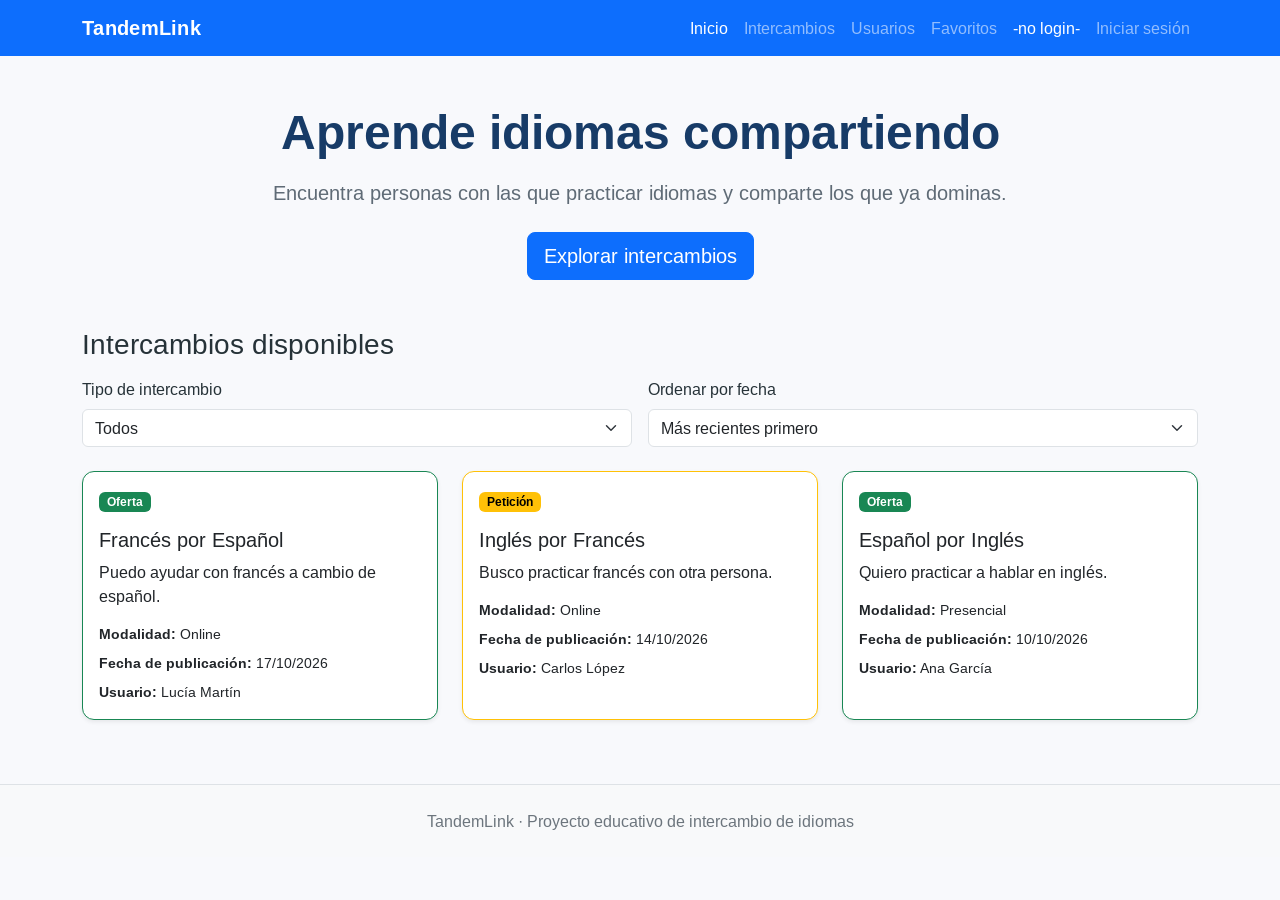
<file: index.html>
<!-- ==========================================================================
   DOCUMENTACIÓN IA GENERATIVA
   - IA utilizada: Gemini
   - Prompt 1: "Crea la estructura HTML principal utilizando Bootstrap 5 con una barra de navegación superior y enlaces responsive."
   - Prompt 2: "Diseña la sección de cabecera (header) con títulos llamativos y un botón centrado para explorar los intercambios."
   - Prompt 3: "Añade un contenedor con selectores desplegables (filtros por tipo y orden cronológico por fechas) para el dashboard."
   - Prompt 4: "Configura la inserción de los scripts de JavaScript en formato de módulo para el dashboard y la navegación."
   ========================================================================== -->

<!doctype html>
<html lang="es">
  <head>
    <meta charset="UTF-8" />
    <meta name="viewport" content="width=device-width, initial-scale=1.0" />

    <title>TandemLink | Intercambio de idiomas</title>

    <!-- Bootstrap 5 -->
    <link
      href="https://cdn.jsdelivr.net/npm/bootstrap@5.3.3/dist/css/bootstrap.min.css"
      rel="stylesheet"
    />

    <!-- Nuestros estilos -->
    <link rel="stylesheet" href="css/estilos.css" />
  </head>

  <body>
    <!-- Navegación principal -->
    <nav class="navbar navbar-expand-lg navbar-dark bg-primary">
      <div class="container">
        <a class="navbar-brand fw-bold" href="index.html"> TandemLink </a>

        <button
          class="navbar-toggler"
          type="button"
          data-bs-toggle="collapse"
          data-bs-target="#menuPrincipal"
          aria-controls="menuPrincipal"
          aria-expanded="false"
          aria-label="Mostrar navegación"
        >
          <span class="navbar-toggler-icon"></span>
        </button>

        <div class="collapse navbar-collapse" id="menuPrincipal">
          <ul class="navbar-nav ms-auto">
            <li class="nav-item">
              <a class="nav-link active" href="index.html">Inicio</a>
            </li>
            <li class="nav-item">
              <a class="nav-link" href="login.html">Iniciar sesión</a>
            </li>
            <li class="nav-item">
              <a class="nav-link" href="intercambios.html">Intercambios</a>
            </li>
            <li class="nav-item">
              <a class="nav-link" href="usuarios.html">Usuarios</a>
            </li>
            <!-- Enlaces añadidos para los nuevos módulos del Producto 2 -->
            <li class="nav-item">
              <a class="nav-link" href="dragdrop.html">Favoritos</a>
            </li>

          </ul>
        </div>
      </div>
    </nav>

    <!-- Presentación -->
    <header class="container py-5 text-center">
      <h1 class="display-5 fw-bold">Aprende idiomas compartiendo</h1>

      <p class="lead mt-3">
        Encuentra personas con las que practicar idiomas y comparte los que ya
        dominas.
      </p>

      <a href="intercambios.html" class="btn btn-primary btn-lg mt-2">
        Explorar intercambios
      </a>
    </header>

    <!-- Dashboard -->
    <main class="container pb-5">
      <div class="mb-4">
        <h2 class="h3 mb-3">Intercambios disponibles</h2>

        <!-- Filtros del dashboard -->
        <div class="row g-3">
          <div class="col-12 col-md-6">
            <label for="filtroTipo" class="form-label">
              Tipo de intercambio
            </label>

            <select id="filtroTipo" class="form-select">
              <option value="todos">Todos</option>
              <option value="oferta">Ofertas</option>
              <option value="petición">Peticiones</option>
            </select>
          </div>

          <div class="col-12 col-md-6">
            <label for="ordenFecha" class="form-label">
              Ordenar por fecha
            </label>

            <select id="ordenFecha" class="form-select">
              <option value="recientes" selected>Más recientes primero</option>
              <option value="antiguos">Más antiguos primero</option>
            </select>
          </div>
        </div>
      </div>

      <div class="row g-4" id="contenedorIntercambios">
        <!-- JavaScript insertará aquí las tarjetas -->
      </div>
    </main>

    <!-- Pie de página -->
    <footer class="bg-light border-top py-4">
      <div class="container text-center">
        <p class="mb-0 text-secondary">
          TandemLink · Proyecto educativo de intercambio de idiomas
        </p>
      </div>
    </footer>

    <!-- Bootstrap JavaScript: menú móvil -->
    <script src="https://cdn.jsdelivr.net/npm/bootstrap@5.3.3/dist/js/bootstrap.bundle.min.js"></script>

    <!-- JavaScript del dashboard -->
    <script type="module" src="js/int_1_dashboard.js"></script>
    <script type="module" src="js/navegacion.js"></script>
  </body>
</html>
</file>
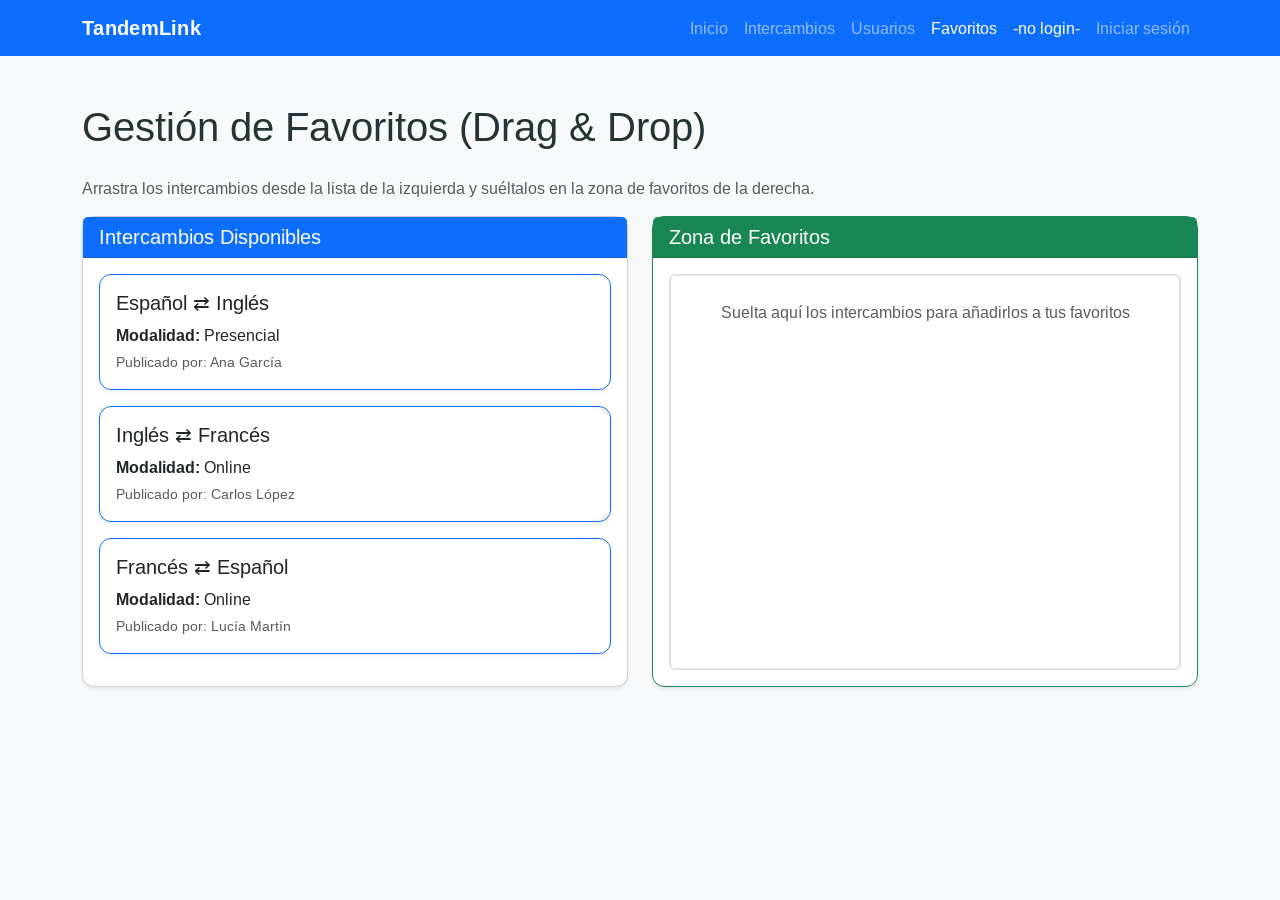
<file: dragdrop.html>
<!doctype html>
<html lang="es">
  <head>
    <meta charset="UTF-8" />
    <meta name="viewport" content="width=device-width, initial-scale=1.0" />
    <title>Favoritos - Tándem Lingüístico</title>
    <!-- CSS de Bootstrap 5.3 -->
    <link
      href="https://cdn.jsdelivr.net/npm/bootstrap@5.3.3/dist/css/bootstrap.min.css"
      rel="stylesheet"
    />
    <!-- Nuestros estilos personalizados -->
    <link rel="stylesheet" href="css/estilos.css" />
  </head>
  <body class="bg-light">
    <!-- Navegación principal de ancho completo idéntica a las demás vistas -->
    <nav class="navbar navbar-expand-lg navbar-dark bg-primary mb-4">
      <div class="container">
        <a class="navbar-brand fw-bold" href="index.html"> TandemLink </a>

        <button
          class="navbar-toggler"
          type="button"
          data-bs-toggle="collapse"
          data-bs-target="#menuPrincipal"
          aria-controls="menuPrincipal"
          aria-expanded="false"
          aria-label="Mostrar navegación"
        >
          <span class="navbar-toggler-icon"></span>
        </button>

        <div class="collapse navbar-collapse" id="menuPrincipal">
          <ul class="navbar-nav ms-auto">
            <li class="nav-item">
              <a class="nav-link" href="index.html">Inicio</a>
            </li>
            <li class="nav-item">
              <a class="nav-link" href="intercambios.html">Intercambios</a>
            </li>
            <li class="nav-item">
              <a class="nav-link" href="usuarios.html">Usuarios</a>
            </li>
            <li class="nav-item">
              <a class="nav-link active" href="dragdrop.html">Favoritos</a>
            </li>
          </ul>
        </div>
      </div>
    </nav>

    <div class="container my-5">
      <h1 class="mb-4">Gestión de Favoritos (Drag & Drop)</h1>
      <p class="text-muted">
        Arrastra los intercambios desde la lista de la izquierda y suéltalos en
        la zona de favoritos de la derecha.
      </p>

      <div class="row g-4">
        <!-- Columna de Origen -->
        <div class="col-md-6">
          <div class="card shadow-sm h-100">
            <div class="card-header bg-primary text-white">
              <h2 class="h5 mb-0">Intercambios Disponibles</h2>
            </div>
            <div class="card-body" id="listaIntercambiosDrag">
              <!-- Las tarjetas arrastrables se cargarán aquí dinámicamente -->
            </div>
          </div>
        </div>

        <!-- Columna de Destino (Dropzone) -->
        <div class="col-md-6">
          <div class="card shadow-sm h-100 border-success">
            <div class="card-header bg-success text-white">
              <h2 class="h5 mb-0">Zona de Favoritos</h2>
            </div>
            <div
              class="card-body border border-2 border-dashed rounded m-3 p-4 text-center text-muted"
              id="zonaFavoritos"
              style="min-height: 250px"
            >
              Suelta aquí los intercambios para añadirlos a tus favoritos
            </div>
          </div>
        </div>
      </div>

      <!-- Contenedor para mensajes de alerta -->
      <div id="mensajeDragDrop" class="mt-3"></div>
    </div>

    <!-- Bootstrap JS Bundle -->
    <script src="https://cdn.jsdelivr.net/npm/bootstrap@5.3.3/dist/js/bootstrap.bundle.min.js"></script>

    <!-- Script principal como módulo -->
    <script type="module" src="./js/dragdrop.js"></script>
    <script type="module" src="js/navegacion.js"></script>
  </body>
</html>
</file>
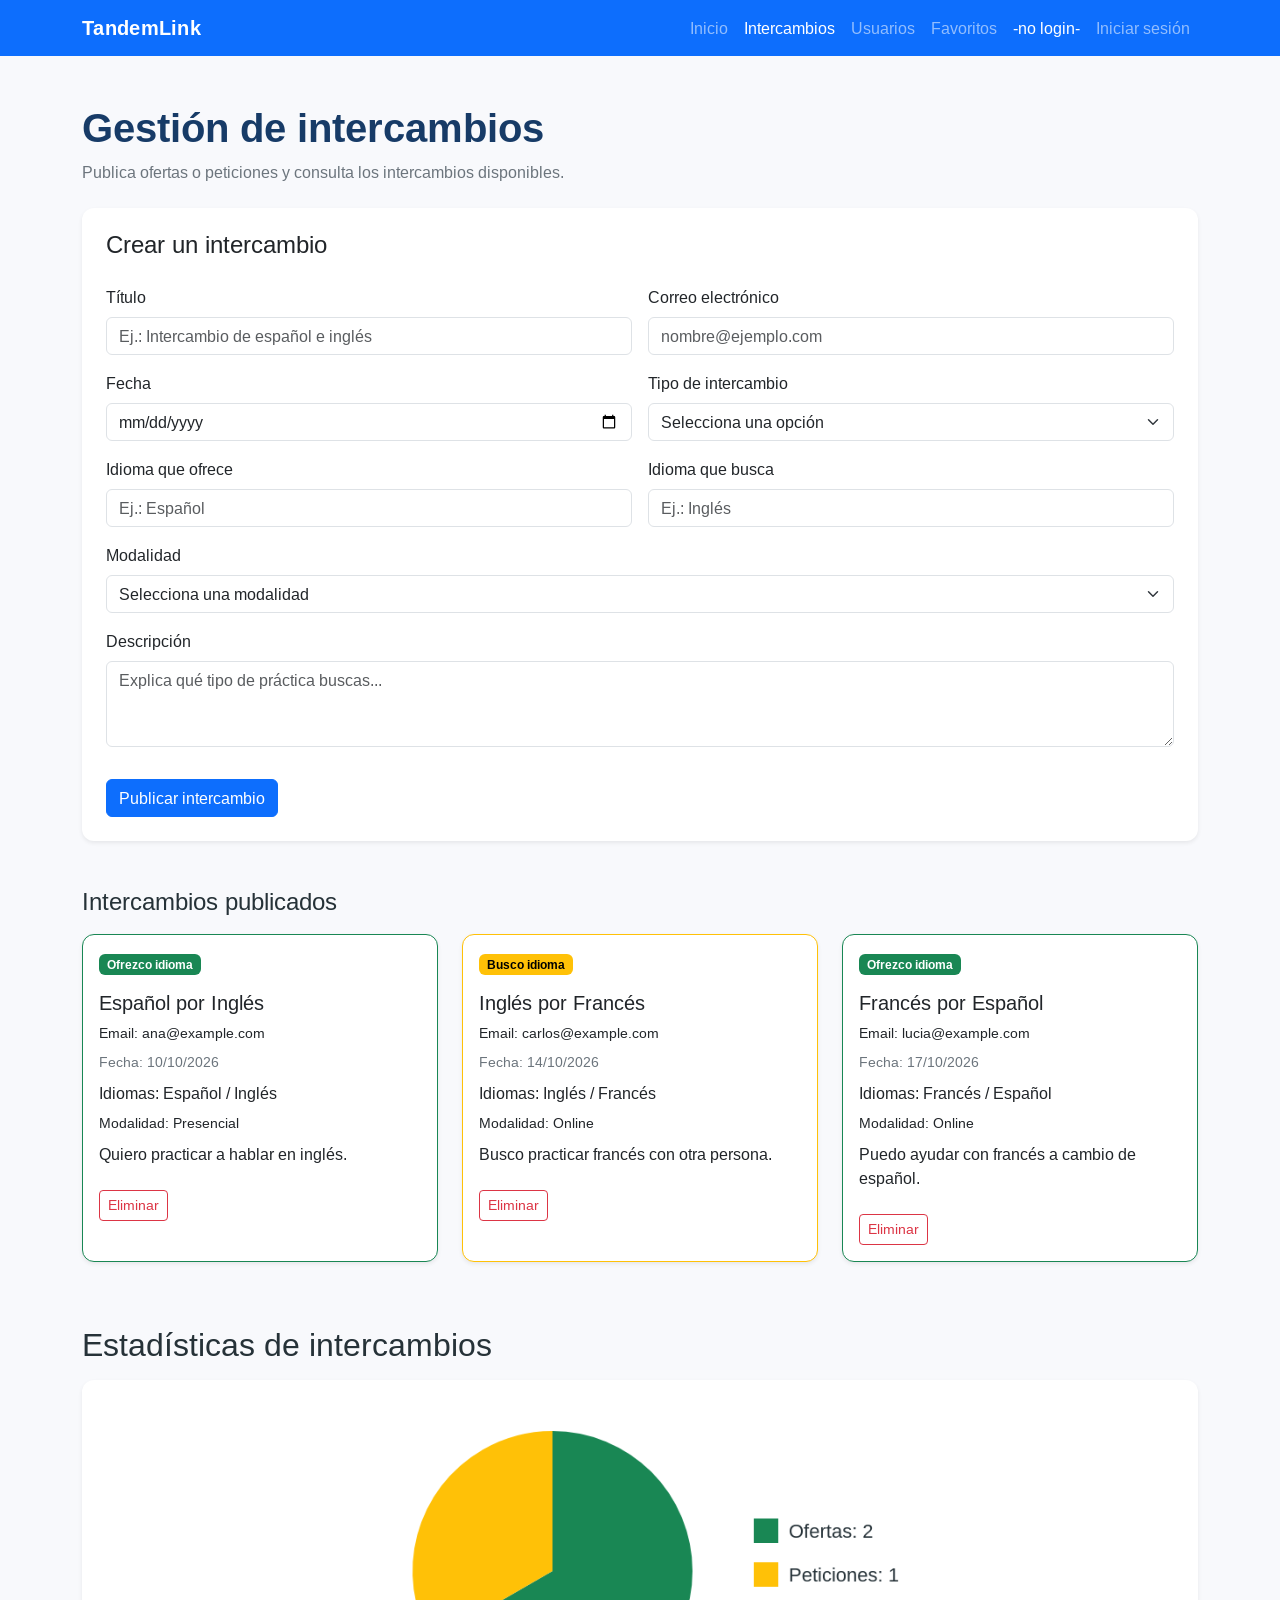
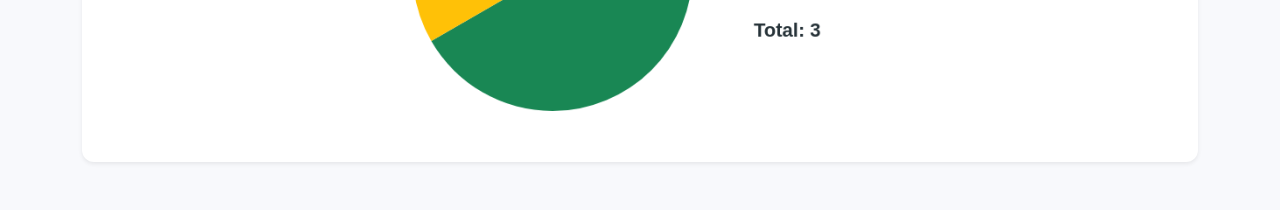
<file: intercambios.html>
<!-- ==========================================================================
   DOCUMENTACIÓN IA GENERATIVA
   - IA utilizada: Gemini
   - Prompt 1: "Crea la estructura HTML5 con Bootstrap 5 y la barra de navegación para la vista de intercambios."
   - Prompt 2: "Diseña un formulario de alta con campos selectores para tipo, usuario, modalidad e inputs de idiomas."
   - Prompt 3: "Añade una sección contenedora de tarjetas con un párrafo dinámico para cuando el listado esté vacío."
   - Prompt 4: "Configura la importación de los scripts modulares de JavaScript para intercambios y navegación."
   ========================================================================== -->
<!doctype html>
<html lang="es">
  <head>
    <meta charset="UTF-8" />
    <meta name="viewport" content="width=device-width, initial-scale=1.0" />

    <title>Gestión de intercambios | TandemLink</title>

    <!-- Bootstrap 5 -->
    <link
      href="https://cdn.jsdelivr.net/npm/bootstrap@5.3.3/dist/css/bootstrap.min.css"
      rel="stylesheet"
    />

    <!-- Estilos propios -->
    <link rel="stylesheet" href="css/estilos.css" />
  </head>

  <body>
    <!-- Navegación principal -->
    <nav class="navbar navbar-expand-lg navbar-dark bg-primary">
      <div class="container">
        <a class="navbar-brand fw-bold" href="index.html"> TandemLink </a>

        <button
          class="navbar-toggler"
          type="button"
          data-bs-toggle="collapse"
          data-bs-target="#menuPrincipal"
          aria-controls="menuPrincipal"
          aria-expanded="false"
          aria-label="Mostrar navegación"
        >
          <span class="navbar-toggler-icon"></span>
        </button>

        <div class="collapse navbar-collapse" id="menuPrincipal">
          <ul class="navbar-nav ms-auto">
            <li class="nav-item">
              <a class="nav-link" href="index.html">Inicio</a>
            </li>
            <li class="nav-item">
              <a class="nav-link" href="login.html">Iniciar sesión</a>
            </li>
            <li class="nav-item">
              <a class="nav-link active" href="intercambios.html"
                >Intercambios</a
              >
            </li>
            <li class="nav-item">
              <a class="nav-link" href="usuarios.html">Usuarios</a>
            </li>
            <!-- Enlaces añadidos para los nuevos módulos del Producto 2 -->
            <li class="nav-item">
              <a class="nav-link" href="dragdrop.html">Favoritos</a>
            </li>
          </ul>
        </div>
      </div>
    </nav>

    <main class="container py-5">
      <!-- Encabezado -->
      <header class="mb-4">
        <h1 class="fw-bold">Gestión de intercambios</h1>
        <p class="text-secondary">
          Publica ofertas o peticiones y consulta los intercambios disponibles.
        </p>
      </header>

      <!-- Formulario de alta -->
      <section class="card shadow-sm border-0 mb-5">
        <div class="card-body p-4">
          <h2 class="h4 mb-4">Crear un intercambio</h2>

          <form id="formularioIntercambio">
            <div class="row g-3">
              <div class="col-12 col-md-6">
                <label for="tituloIntercambio" class="form-label">
                  Título
                </label>
                <input
                  type="text"
                  id="tituloIntercambio"
                  class="form-control"
                  placeholder="Ej.: Intercambio de español e inglés"
                  required
                />
              </div>

              <div class="col-12 col-md-6">
                <label for="emailIntercambio" class="form-label">
                  Correo electrónico
                </label>
                <input
                  type="email"
                  id="emailIntercambio"
                  class="form-control"
                  placeholder="nombre@ejemplo.com"
                  required
                />
              </div>

              <div class="col-12 col-md-6">
                <label for="fechaIntercambio" class="form-label"> Fecha </label>
                <input
                  type="date"
                  id="fechaIntercambio"
                  class="form-control"
                  required
                />
              </div>

              <div class="col-12 col-md-6">
                <label for="tipoIntercambio" class="form-label">
                  Tipo de intercambio
                </label>
                <select id="tipoIntercambio" class="form-select" required>
                  <option value="">Selecciona una opción</option>
                  <option value="oferta">Ofrezco idioma</option>
                  <option value="petición">Busco idioma</option>
                </select>
              </div>

              <div class="col-12 col-md-6">
                <label for="idiomaOfrecido" class="form-label">
                  Idioma que ofrece
                </label>
                <input
                  type="text"
                  id="idiomaOfrecido"
                  class="form-control"
                  placeholder="Ej.: Español"
                  required
                />
              </div>

              <div class="col-12 col-md-6">
                <label for="idiomaBuscado" class="form-label">
                  Idioma que busca
                </label>
                <input
                  type="text"
                  id="idiomaBuscado"
                  class="form-control"
                  placeholder="Ej.: Inglés"
                  required
                />
              </div>

              <div class="col-12">
                <label for="modalidadIntercambio" class="form-label">
                  Modalidad
                </label>
                <select id="modalidadIntercambio" class="form-select" required>
                  <option value="">Selecciona una modalidad</option>
                  <option value="Online">Online</option>
                  <option value="Presencial">Presencial</option>
                </select>
              </div>

              <div class="col-12">
                <label for="descripcionIntercambio" class="form-label">
                  Descripción
                </label>
                <textarea
                  id="descripcionIntercambio"
                  class="form-control"
                  rows="3"
                  placeholder="Explica qué tipo de práctica buscas..."
                  required
                ></textarea>
              </div>
            </div>

            <div
              id="mensajeIntercambio"
              class="mt-3"
              role="alert"
              aria-live="polite"
            ></div>

            <button type="submit" class="btn btn-primary mt-3">
              Publicar intercambio
            </button>
          </form>
        </div>
      </section>

      <!-- Listado de intercambios -->
      <section>
        <h2 class="h4 mb-3">Intercambios publicados</h2>

        <div id="listaIntercambios" class="row g-4">
          <!-- JavaScript insertará aquí las tarjetas -->
        </div>

        <p id="mensajeListaVacia" class="text-secondary"></p>
      </section>

      <!-- GRÁFICO NATIVO HTML5 -->
        <section class="mt-5">

            <h2 class="section-title mb-3">Estadísticas de intercambios</h2>

            <div class="card shadow-sm border-0 p-3 grafico-card">
                <canvas id="graficoIntercambios" width="800" height="400" style="width: 100%; max-width: 700px; height: auto; display: block; margin: 0 auto;">
                    Tu navegador no permite mostrar gráficos Canvas.
                </canvas>
                  
                
            </div>

        </section>
    </main>

    <!-- Bootstrap JavaScript -->
    <script src="https://cdn.jsdelivr.net/npm/bootstrap@5.3.3/dist/js/bootstrap.bundle.min.js"></script>

    <!-- JavaScript de gestión de intercambios -->
    <script type="module" src="js/int_3_intercambios.js"></script>
    <script type="module" src="js/navegacion.js"></script>
  </body>
</html>
</file>
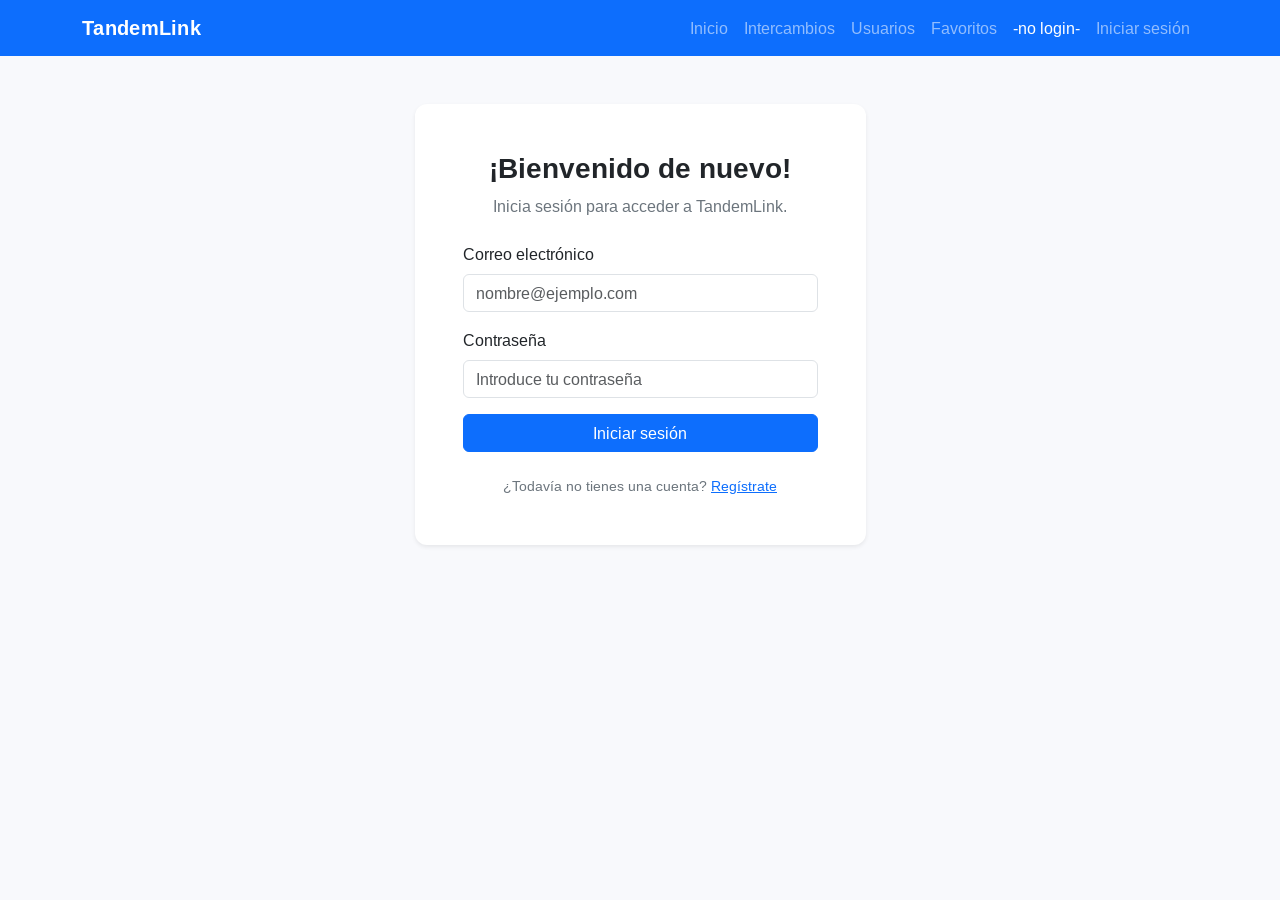
<file: login.html>
<!-- ==========================================================================
   DOCUMENTACIÓN IA GENERATIVA
   - IA utilizada: Gemini
   - Prompt 1: "Crea la estructura base HTML5 con Bootstrap 5 y la barra de navegación responsive para la página de login."
   - Prompt 2: "Diseña un contenedor centrado con una tarjeta (card) que incluya un título y un subtítulo de bienvenida."
   - Prompt 3: "Construye el formulario de acceso con campos de correo y contraseña que incluyan atributos de accesibilidad y validación."
   - Prompt 4: "Añade un contenedor de alertas y los scripts modulares de JavaScript para gestionar la autenticación y la navegación."
   ========================================================================== -->
<!doctype html>
<html lang="es">
  <head>
    <meta charset="UTF-8" />
    <meta name="viewport" content="width=device-width, initial-scale=1.0" />

    <title>Iniciar sesión | TandemLink</title>

    <!-- Bootstrap 5 -->
    <link
      href="https://cdn.jsdelivr.net/npm/bootstrap@5.3.3/dist/css/bootstrap.min.css"
      rel="stylesheet"
    />

    <!-- Estilos propios -->
    <link rel="stylesheet" href="css/estilos.css" />
  </head>

  <body>
    <!-- Navegación principal -->
    <nav class="navbar navbar-expand-lg navbar-dark bg-primary">
      <div class="container">
        <a class="navbar-brand fw-bold" href="index.html"> TandemLink </a>

        <button
          class="navbar-toggler"
          type="button"
          data-bs-toggle="collapse"
          data-bs-target="#menuPrincipal"
          aria-controls="menuPrincipal"
          aria-expanded="false"
          aria-label="Mostrar navegación"
        >
          <span class="navbar-toggler-icon"></span>
        </button>

        <div class="collapse navbar-collapse" id="menuPrincipal">
          <ul class="navbar-nav ms-auto">
            <li class="nav-item">
              <a class="nav-link" href="index.html">Inicio</a>
            </li>
            <li class="nav-item">
              <a class="nav-link active" href="login.html">Iniciar sesión</a>
            </li>
            <li class="nav-item">
              <a class="nav-link" href="intercambios.html">Intercambios</a>
            </li>
            <li class="nav-item">
              <a class="nav-link" href="usuarios.html">Usuarios</a>
            </li>
            <!-- Enlaces añadidos para los nuevos módulos del Producto 2 -->
            <li class="nav-item">
              <a class="nav-link" href="dragdrop.html">Favoritos</a>
            </li>
            
          </ul>
        </div>
      </div>
    </nav>

    <!-- Formulario de inicio de sesión -->
    <main class="container py-5">
      <div class="row justify-content-center">
        <div class="col-12 col-md-8 col-lg-5">
          <div class="card shadow-sm border-0">
            <div class="card-body p-4 p-md-5">
              <div class="text-center mb-4">
                <h1 class="h3 fw-bold">¡Bienvenido de nuevo!</h1>

                <p class="text-secondary">
                  Inicia sesión para acceder a TandemLink.
                </p>
              </div>

              <form id="formularioLogin">
                <div class="mb-3">
                  <label for="email" class="form-label">
                    Correo electrónico
                  </label>

                  <input
                    type="email"
                    class="form-control"
                    id="email"
                    name="email"
                    placeholder="nombre@ejemplo.com"
                    autocomplete="username"
                    required
                  />
                </div>

                <div class="mb-3">
                  <label for="password" class="form-label"> Contraseña </label>

                  <input
                    type="password"
                    class="form-control"
                    id="password"
                    name="password"
                    placeholder="Introduce tu contraseña"
                    autocomplete="current-password"
                    required
                  />
                </div>

                <div
                  id="mensajeLogin"
                  class="mb-3"
                  role="alert"
                  aria-live="polite"
                ></div>

                <button
                  type="submit"
                  id="loginButton"
                  class="btn btn-primary w-100"
                >
                  Iniciar sesión
                </button>
              </form>

              <div class="text-center mt-4">
                <p class="small text-secondary mb-0">
                  ¿Todavía no tienes una cuenta?
                  <a href="usuarios.html">Regístrate</a>
                </p>
              </div>
            </div>
          </div>
        </div>
      </div>
    </main>

    <!-- Bootstrap JavaScript -->
    <script src="https://cdn.jsdelivr.net/npm/bootstrap@5.3.3/dist/js/bootstrap.bundle.min.js"></script>

    <!-- JavaScript del login -->
    <script type="module" src="js/login.js"></script>
    <script type="module" src="js/navegacion.js"></script>
  </body>
</html>
</file>
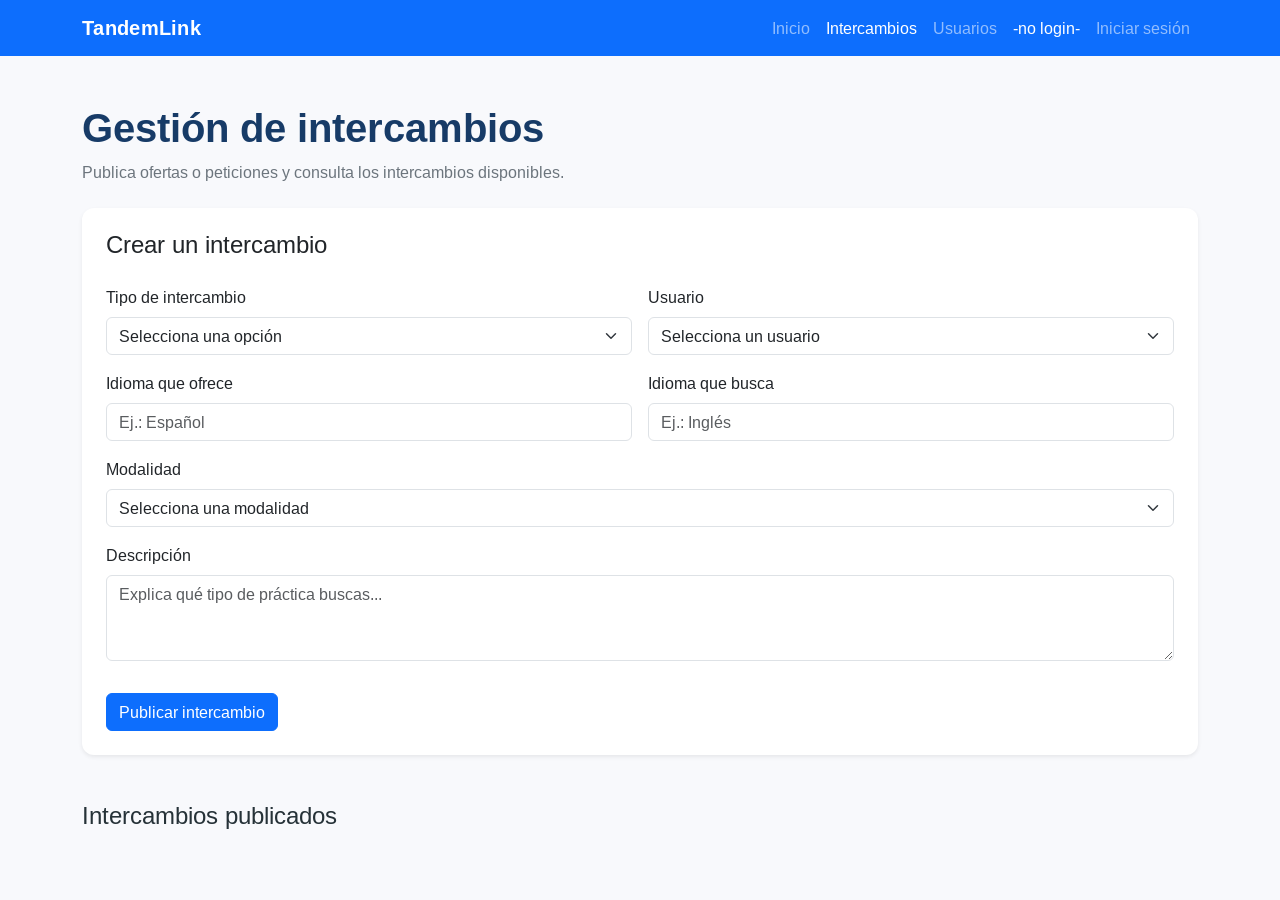
<file: nueva-oferta.html>
<!-- ==========================================================================
   DOCUMENTACIÓN IA GENERATIVA
   - IA utilizada: Gemini
   - Prompt 1: "Crea la estructura HTML5 con Bootstrap 5 y la barra de navegación para la vista de intercambios."
   - Prompt 2: "Diseña un formulario de alta con campos selectores para tipo, usuario, modalidad e inputs de idiomas."
   - Prompt 3: "Añade una sección contenedora de tarjetas con un párrafo dinámico para cuando el listado esté vacío."
   - Prompt 4: "Configura la importación de los scripts modulares de JavaScript para intercambios y navegación."
   ========================================================================== -->
<!doctype html>
<html lang="es">
<head>
    <meta charset="UTF-8">
    <meta name="viewport" content="width=device-width, initial-scale=1.0">

    <title>Gestión de intercambios | TandemLink</title>

    <!-- Bootstrap 5 -->
    <link
        href="https://cdn.jsdelivr.net/npm/bootstrap@5.3.3/dist/css/bootstrap.min.css"
        rel="stylesheet"
    >

    <!-- Estilos propios -->
    <link rel="stylesheet" href="css/estilos.css">
</head>

<body>

    <!-- Navegación principal -->
    <nav class="navbar navbar-expand-lg navbar-dark bg-primary">
        <div class="container">
            <a class="navbar-brand fw-bold" href="index.html">
                TandemLink
            </a>

            <button
                class="navbar-toggler"
                type="button"
                data-bs-toggle="collapse"
                data-bs-target="#menuPrincipal"
                aria-controls="menuPrincipal"
                aria-expanded="false"
                aria-label="Mostrar navegación"
            >
                <span class="navbar-toggler-icon"></span>
            </button>

            <div class="collapse navbar-collapse" id="menuPrincipal">
                <ul class="navbar-nav ms-auto">
                    <li class="nav-item">
                        <a class="nav-link" href="index.html">Inicio</a>
                    </li>
                    <li class="nav-item">
                        <a class="nav-link" href="login.html">Iniciar sesión</a>
                    </li>
                    <li class="nav-item">
                        <a class="nav-link active" href="nueva-oferta.html">
                            Intercambios
                        </a>
                    </li>
                    <li class="nav-item">
                        <a class="nav-link" href="usuarios.html">Usuarios</a>
                    </li>
                </ul>
            </div>
        </div>
    </nav>

    <main class="container py-5">

        <!-- Encabezado -->
        <header class="mb-4">
            <h1 class="fw-bold">Gestión de intercambios</h1>
            <p class="text-secondary">
                Publica ofertas o peticiones y consulta los intercambios disponibles.
            </p>
        </header>

        <!-- Formulario de alta -->
        <section class="card shadow-sm border-0 mb-5">
            <div class="card-body p-4">
                <h2 class="h4 mb-4">Crear un intercambio</h2>

                <form id="formularioIntercambio">

                    <div class="row g-3">

                        <div class="col-12 col-md-6">
                            <label for="tipoIntercambio" class="form-label">
                                Tipo de intercambio
                            </label>

                            <select
                                id="tipoIntercambio"
                                class="form-select"
                                required
                            >
                                <option value="">Selecciona una opción</option>
                                <option value="oferta">Oferta</option>
                                <option value="petición">Petición</option>
                            </select>
                        </div>

                        <div class="col-12 col-md-6">
                            <label for="usuarioIntercambio" class="form-label">
                                Usuario
                            </label>

                            <select
                                id="usuarioIntercambio"
                                class="form-select"
                                required
                            >
                                <option value="">Selecciona un usuario</option>
                            </select>
                        </div>

                        <div class="col-12 col-md-6">
                            <label for="idiomaOfrecido" class="form-label">
                                Idioma que ofrece
                            </label>

                            <input
                                type="text"
                                id="idiomaOfrecido"
                                class="form-control"
                                placeholder="Ej.: Español"
                                required
                            >
                        </div>

                        <div class="col-12 col-md-6">
                            <label for="idiomaBuscado" class="form-label">
                                Idioma que busca
                            </label>

                            <input
                                type="text"
                                id="idiomaBuscado"
                                class="form-control"
                                placeholder="Ej.: Inglés"
                                required
                            >
                        </div>

                        <div class="col-12">
                            <label for="modalidadIntercambio" class="form-label">
                                Modalidad
                            </label>

                            <select
                                id="modalidadIntercambio"
                                class="form-select"
                                required
                            >
                                <option value="">Selecciona una modalidad</option>
                                <option value="Online">Online</option>
                                <option value="Presencial">Presencial</option>
                            </select>
                        </div>

                        <div class="col-12">
                            <label for="descripcionIntercambio" class="form-label">
                                Descripción
                            </label>

                            <textarea
                                id="descripcionIntercambio"
                                class="form-control"
                                rows="3"
                                placeholder="Explica qué tipo de práctica buscas..."
                                required
                            ></textarea>
                        </div>

                    </div>

                    <div
                        id="mensajeIntercambio"
                        class="mt-3"
                        role="alert"
                        aria-live="polite"
                    ></div>

                    <button type="submit" class="btn btn-primary mt-3">
                        Publicar intercambio
                    </button>

                </form>
            </div>
        </section>

        <!-- Listado de intercambios -->
        <section>
            <h2 class="h4 mb-3">Intercambios publicados</h2>

            <div id="listaIntercambios" class="row g-4">
                <!-- JavaScript insertará aquí las tarjetas -->
            </div>

            <p id="mensajeListaVacia" class="text-secondary"></p>
        </section>

    </main>

    <!-- Bootstrap JavaScript -->
    <script
        src="https://cdn.jsdelivr.net/npm/bootstrap@5.3.3/dist/js/bootstrap.bundle.min.js"
    ></script>

    <!-- JavaScript de gestión de intercambios -->
    <script type="module" src="js/intercambios.js"></script>
    <script type="module" src="js/navegacion.js"></script>

</body>
</html>
</file>
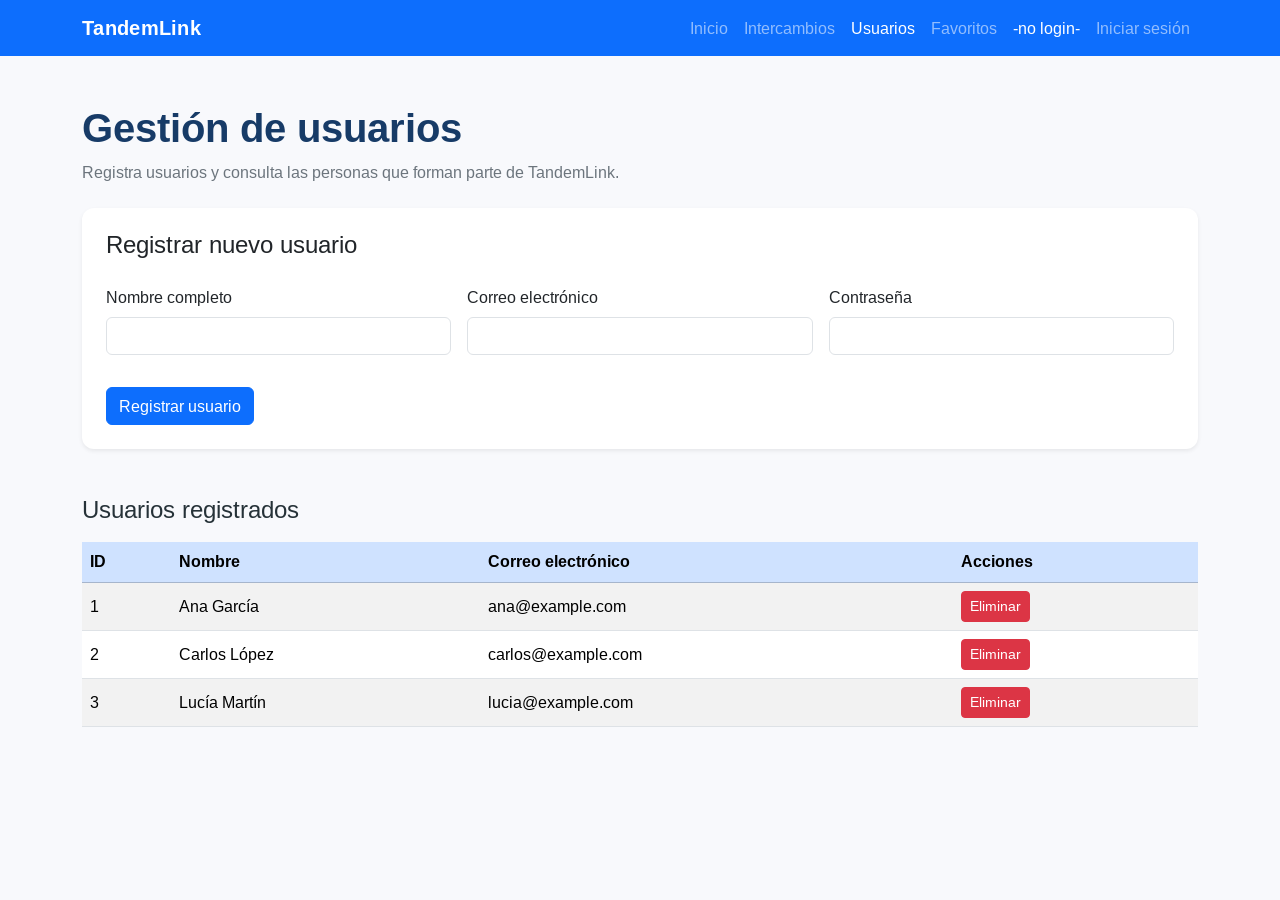
<file: usuarios.html>
<!-- ==========================================================================
   DOCUMENTACIÓN IA GENERATIVA
   - IA utilizada: Gemini
   - Prompt 1: "Crea la estructura HTML5 con Bootstrap 5 y la barra de navegación para la página de usuarios."
   - Prompt 2: "Diseña un formulario de registro con inputs de nombre, correo y contraseña con restricciones mínimas."
   - Prompt 3: "Añade una tabla estructurada para listar los usuarios y un párrafo dinámico para cuando esté vacía."
   - Prompt 4: "Configura la importación de los scripts modulares de JavaScript para usuarios y navegación."
   ========================================================================== -->

<!doctype html>
<html lang="es">
  <head>
    <meta charset="UTF-8" />
    <meta name="viewport" content="width=device-width, initial-scale=1.0" />

    <title>Gestión de usuarios | TandemLink</title>

    <!-- Bootstrap 5 -->
    <link
      href="https://cdn.jsdelivr.net/npm/bootstrap@5.3.3/dist/css/bootstrap.min.css"
      rel="stylesheet"
    />

    <!-- Estilos propios -->
    <link rel="stylesheet" href="css/estilos.css" />
  </head>

  <body>
    <!-- Navegación principal -->
    <nav class="navbar navbar-expand-lg navbar-dark bg-primary">
      <div class="container">
        <a class="navbar-brand fw-bold" href="index.html"> TandemLink </a>

        <button
          class="navbar-toggler"
          type="button"
          data-bs-toggle="collapse"
          data-bs-target="#menuPrincipal"
          aria-controls="menuPrincipal"
          aria-expanded="false"
          aria-label="Mostrar navegación"
        >
          <span class="navbar-toggler-icon"></span>
        </button>

        <div class="collapse navbar-collapse" id="menuPrincipal">
          <ul class="navbar-nav ms-auto">
            <li class="nav-item">
              <a class="nav-link" href="index.html">Inicio</a>
            </li>
            <li class="nav-item">
              <a class="nav-link" href="login.html">Iniciar sesión</a>
            </li>
            <li class="nav-item">
              <a class="nav-link" href="intercambios.html">Intercambios</a>
            </li>
            <li class="nav-item">
              <a class="nav-link active" href="usuarios.html">Usuarios</a>
            </li>
            <!-- Enlaces añadidos para los nuevos módulos del Producto 2 -->
            <li class="nav-item">
              <a class="nav-link" href="dragdrop.html">Favoritos</a>
            </li>
          </ul>
        </div>
      </div>
    </nav>
    <main class="container py-5">
      <!-- Encabezado -->
      <header class="mb-4">
        <h1 class="fw-bold">Gestión de usuarios</h1>
        <p class="text-secondary">
          Registra usuarios y consulta las personas que forman parte de
          TandemLink.
        </p>
      </header>

      <!-- Formulario de alta -->
      <section class="card shadow-sm border-0 mb-5">
        <div class="card-body p-4">
          <h2 class="h4 mb-4">Registrar nuevo usuario</h2>

          <form id="formularioUsuario">
            <div class="row g-3">
              <div class="col-12 col-md-4">
                <label for="nombre" class="form-label"> Nombre completo </label>
                <input
                  type="text"
                  class="form-control"
                  id="nombre"
                  name="nombre"
                  maxlength="80"
                  required
                />
              </div>

              <div class="col-12 col-md-4">
                <label for="emailUsuario" class="form-label">
                  Correo electrónico
                </label>
                <input
                  type="email"
                  class="form-control"
                  id="emailUsuario"
                  name="email"
                  required
                />
              </div>

              <div class="col-12 col-md-4">
                <label for="passwordUsuario" class="form-label">
                  Contraseña
                </label>
                <input
                  type="password"
                  class="form-control"
                  id="passwordUsuario"
                  name="password"
                  minlength="4"
                  required
                />
              </div>
            </div>

            <div
              id="mensajeUsuario"
              class="mt-3"
              role="alert"
              aria-live="polite"
            ></div>

            <button type="submit" class="btn btn-primary mt-3">
              Registrar usuario
            </button>
          </form>
        </div>
      </section>

      <!-- Listado de usuarios -->
      <section>
        <h2 class="h4 mb-3">Usuarios registrados</h2>

        <div class="table-responsive">
          <table class="table table-striped table-hover align-middle">
            <thead class="table-primary">
              <tr>
                <th scope="col">ID</th>
                <th scope="col">Nombre</th>
                <th scope="col">Correo electrónico</th>
                <th scope="col">Acciones</th>
              </tr>
            </thead>

            <tbody id="listaUsuarios">
              <!-- JavaScript insertará aquí los usuarios -->
            </tbody>
          </table>
        </div>

        <p id="mensajeListaVacia" class="text-secondary"></p>
      </section>
    </main>

    <!-- Bootstrap JavaScript -->
    <script src="https://cdn.jsdelivr.net/npm/bootstrap@5.3.3/dist/js/bootstrap.bundle.min.js"></script>

    <!-- JavaScript de gestión de usuarios -->
    <script type="module" src="js/int_4_usuarios.js"></script>
    <script type="module" src="js/navegacion.js"></script>
  </body>
</html>
</file>
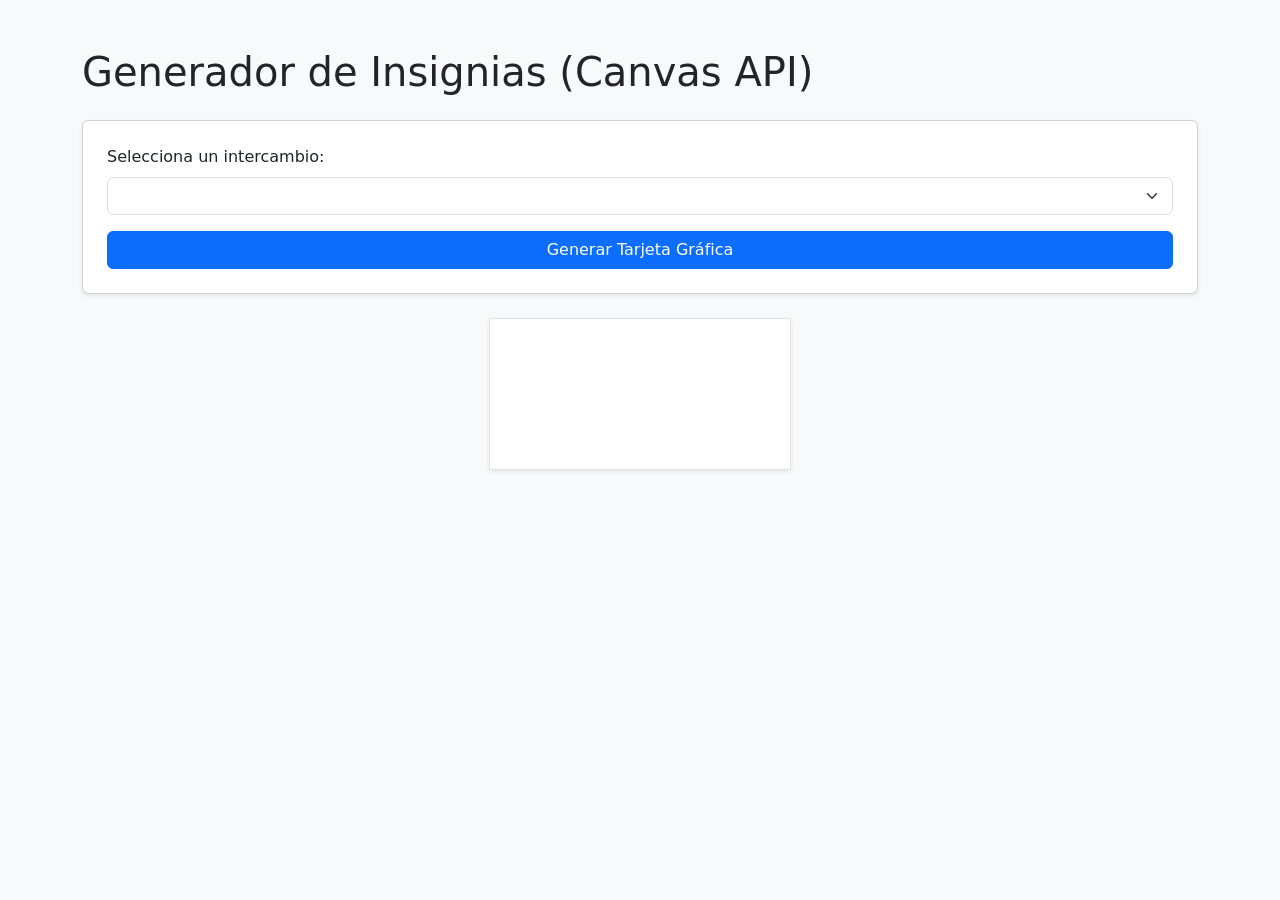
<file: tandemlink-producto2/int_3_intercambios.html>
<!DOCTYPE html>
<html lang="es">
<head>
    <meta charset="UTF-8">
    <title>Generador de Tarjetas - TandemLink</title>
    <!-- CSS de Bootstrap -->
    <link href="https://cdn.jsdelivr.net/npm/bootstrap@5.3.0/dist/css/bootstrap.min.css" rel="stylesheet">
</head>
<body class="bg-light">
    
    <div class="container my-5">
        <h1 class="mb-4">Generador de Insignias (Canvas API)</h1>

        <!-- Formulario de selección -->
        <div class="card p-4 shadow-sm mb-4">
            <div class="mb-3">
                <label for="selectIntercambioCanvas" class="form-label">Selecciona un intercambio:</label>
                <select id="selectIntercambioCanvas" class="form-select">
                    <!-- Se rellenará dinámicamente desde JavaScript -->
                </select>
            </div>
            <button id="btnGenerarCanvas" class="btn btn-primary">Generar Tarjeta Gráfica</button>
        </div>

        <!-- Contenedor del Canvas y botón de descarga -->
        <div class="text-center">
            <canvas id="miCanvas" class="border shadow-sm mb-3 bg-white"></canvas>
            <div>
                <a id="btnDescargarCanvas" class="btn btn-success" style="display: none;">Descargar Imagen PNG</a>
            </div>
        </div>

        <!-- Mensajes de alerta -->
        <div id="mensajeCanvas"></div>
    </div>

    <!-- Script principal como módulo -->
    <script type="module" src="./js/int_3_intercambios.js"></script>
</body>
</html>
</file>
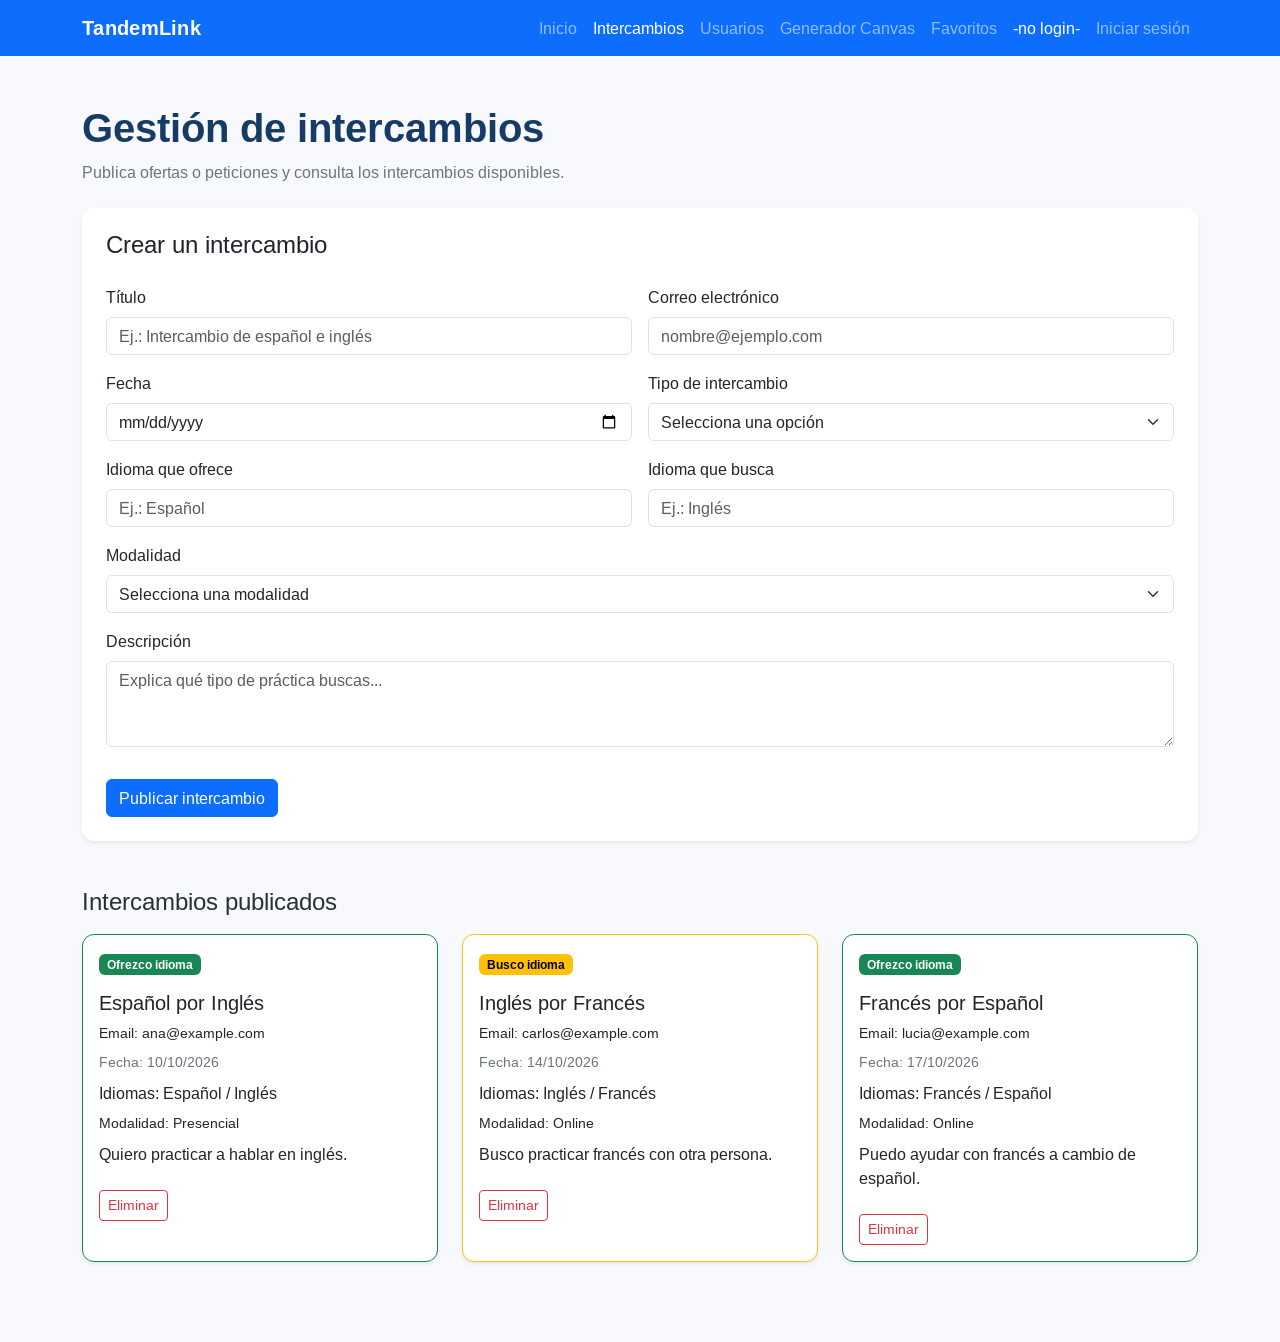
<file: tandemlink-producto2/nueva-oferta.html>
<!-- ==========================================================================
   DOCUMENTACIÓN IA GENERATIVA
   - IA utilizada: Gemini
   - Prompt 1: "Crea la estructura HTML5 con Bootstrap 5 y la barra de navegación para la vista de intercambios."
   - Prompt 2: "Diseña un formulario de alta con campos selectores para tipo, usuario, modalidad e inputs de idiomas."
   - Prompt 3: "Añade una sección contenedora de tarjetas con un párrafo dinámico para cuando el listado esté vacío."
   - Prompt 4: "Configura la importación de los scripts modulares de JavaScript para intercambios y navegación."
   ========================================================================== -->
<!doctype html>
<html lang="es">
  <head>
    <meta charset="UTF-8" />
    <meta name="viewport" content="width=device-width, initial-scale=1.0" />

    <title>Gestión de intercambios | TandemLink</title>

    <!-- Bootstrap 5 -->
    <link
      href="https://cdn.jsdelivr.net/npm/bootstrap@5.3.3/dist/css/bootstrap.min.css"
      rel="stylesheet"
    />

    <!-- Estilos propios -->
    <link rel="stylesheet" href="css/estilos.css" />
  </head>

  <body>
    <!-- Navegación principal -->
    <nav class="navbar navbar-expand-lg navbar-dark bg-primary">
      <div class="container">
        <a class="navbar-brand fw-bold" href="index.html"> TandemLink </a>

        <button
          class="navbar-toggler"
          type="button"
          data-bs-toggle="collapse"
          data-bs-target="#menuPrincipal"
          aria-controls="menuPrincipal"
          aria-expanded="false"
          aria-label="Mostrar navegación"
        >
          <span class="navbar-toggler-icon"></span>
        </button>

        <div class="collapse navbar-collapse" id="menuPrincipal">
          <ul class="navbar-nav ms-auto">
            <li class="nav-item">
              <a class="nav-link" href="index.html">Inicio</a>
            </li>
            <li class="nav-item">
              <a class="nav-link" href="login.html">Iniciar sesión</a>
            </li>
            <li class="nav-item">
              <a class="nav-link active" href="nueva-oferta.html"
                >Intercambios</a
              >
            </li>
            <li class="nav-item">
              <a class="nav-link" href="usuarios.html">Usuarios</a>
            </li>
            <!-- Enlaces añadidos para los nuevos módulos del Producto 2 -->
            <li class="nav-item">
              <a class="nav-link" href="canvas_intercambios.html"
                >Generador Canvas</a
              >
            </li>
            <li class="nav-item">
              <a class="nav-link" href="dragdrop.html">Favoritos</a>
            </li>
          </ul>
        </div>
      </div>
    </nav>

    <main class="container py-5">
      <!-- Encabezado -->
      <header class="mb-4">
        <h1 class="fw-bold">Gestión de intercambios</h1>
        <p class="text-secondary">
          Publica ofertas o peticiones y consulta los intercambios disponibles.
        </p>
      </header>

      <!-- Formulario de alta -->
      <section class="card shadow-sm border-0 mb-5">
        <div class="card-body p-4">
          <h2 class="h4 mb-4">Crear un intercambio</h2>

          <form id="formularioIntercambio">
            <div class="row g-3">
              <div class="col-12 col-md-6">
                <label for="tituloIntercambio" class="form-label">
                  Título
                </label>
                <input
                  type="text"
                  id="tituloIntercambio"
                  class="form-control"
                  placeholder="Ej.: Intercambio de español e inglés"
                  required
                />
              </div>

              <div class="col-12 col-md-6">
                <label for="emailIntercambio" class="form-label">
                  Correo electrónico
                </label>
                <input
                  type="email"
                  id="emailIntercambio"
                  class="form-control"
                  placeholder="nombre@ejemplo.com"
                  required
                />
              </div>

              <div class="col-12 col-md-6">
                <label for="fechaIntercambio" class="form-label"> Fecha </label>
                <input
                  type="date"
                  id="fechaIntercambio"
                  class="form-control"
                  required
                />
              </div>

              <div class="col-12 col-md-6">
                <label for="tipoIntercambio" class="form-label">
                  Tipo de intercambio
                </label>
                <select id="tipoIntercambio" class="form-select" required>
                  <option value="">Selecciona una opción</option>
                  <option value="oferta">Ofrezco idioma</option>
                  <option value="petición">Busco idioma</option>
                </select>
              </div>

              <div class="col-12 col-md-6">
                <label for="idiomaOfrecido" class="form-label">
                  Idioma que ofrece
                </label>
                <input
                  type="text"
                  id="idiomaOfrecido"
                  class="form-control"
                  placeholder="Ej.: Español"
                  required
                />
              </div>

              <div class="col-12 col-md-6">
                <label for="idiomaBuscado" class="form-label">
                  Idioma que busca
                </label>
                <input
                  type="text"
                  id="idiomaBuscado"
                  class="form-control"
                  placeholder="Ej.: Inglés"
                  required
                />
              </div>

              <div class="col-12">
                <label for="modalidadIntercambio" class="form-label">
                  Modalidad
                </label>
                <select id="modalidadIntercambio" class="form-select" required>
                  <option value="">Selecciona una modalidad</option>
                  <option value="Online">Online</option>
                  <option value="Presencial">Presencial</option>
                </select>
              </div>

              <div class="col-12">
                <label for="descripcionIntercambio" class="form-label">
                  Descripción
                </label>
                <textarea
                  id="descripcionIntercambio"
                  class="form-control"
                  rows="3"
                  placeholder="Explica qué tipo de práctica buscas..."
                  required
                ></textarea>
              </div>
            </div>

            <div
              id="mensajeIntercambio"
              class="mt-3"
              role="alert"
              aria-live="polite"
            ></div>

            <button type="submit" class="btn btn-primary mt-3">
              Publicar intercambio
            </button>
          </form>
        </div>
      </section>

      <!-- Listado de intercambios -->
      <section>
        <h2 class="h4 mb-3">Intercambios publicados</h2>

        <div id="listaIntercambios" class="row g-4">
          <!-- JavaScript insertará aquí las tarjetas -->
        </div>

        <p id="mensajeListaVacia" class="text-secondary"></p>
      </section>
    </main>

    <!-- Bootstrap JavaScript -->
    <script src="https://cdn.jsdelivr.net/npm/bootstrap@5.3.3/dist/js/bootstrap.bundle.min.js"></script>

    <!-- JavaScript de gestión de intercambios -->
    <script type="module" src="js/int_3_intercambios.js"></script>
    <script type="module" src="js/navegacion.js"></script>
  </body>
</html>
</file>
<file: css/estilos.css>
/* Importación de Google Fonts (Arimo) */
@import url('https://fonts.googleapis.com/css2?family=Arimo:ital,wght@0,400..700;1,400..700&display=swap');

/* Estilos generales de TandemLink */

body {
    background-color: #f8f9fc;
    color: #263238;
/* Usamos la web font importada como principal */
    font-family: 'Arimo', Arial, Helvetica, sans-serif;
}

header {
    max-width: 900px;
}

header h1 {
    color: #173b67;
}

header p {
    color: #5f6b76;
}

.card {
    border-radius: 12px;
    transition: transform 0.2s ease, box-shadow 0.2s ease;
}

.card:hover {
    transform: translateY(-4px);
    box-shadow: 0 0.5rem 1rem rgb(0 0 0 / 10%) !important;
}

.navbar-brand {
    letter-spacing: 0.3px;
}

#graficoIntercambios {
    width: 400px;
    height: 200px;
}

footer {
    margin-top: 1rem;
}
</file>
<file: tandemlink-producto2/css/estilos.css>
/* Importación de Google Fonts (Arimo) */
@import url('https://fonts.googleapis.com/css2?family=Arimo:ital,wght@0,400..700;1,400..700&display=swap');

/* Estilos generales de TandemLink */

body {
    background-color: #f8f9fc;
    color: #263238;
/* Usamos la web font importada como principal */
    font-family: 'Arimo', Arial, Helvetica, sans-serif;
}

header {
    max-width: 900px;
}

header h1 {
    color: #173b67;
}

header p {
    color: #5f6b76;
}

.card {
    border-radius: 12px;
    transition: transform 0.2s ease, box-shadow 0.2s ease;
}

.card:hover {
    transform: translateY(-4px);
    box-shadow: 0 0.5rem 1rem rgb(0 0 0 / 10%) !important;
}

.navbar-brand {
    letter-spacing: 0.3px;
}

#graficoIntercambios {
    width: 400px;
    height: 200px;
}

footer {
    margin-top: 1rem;
}
</file>
